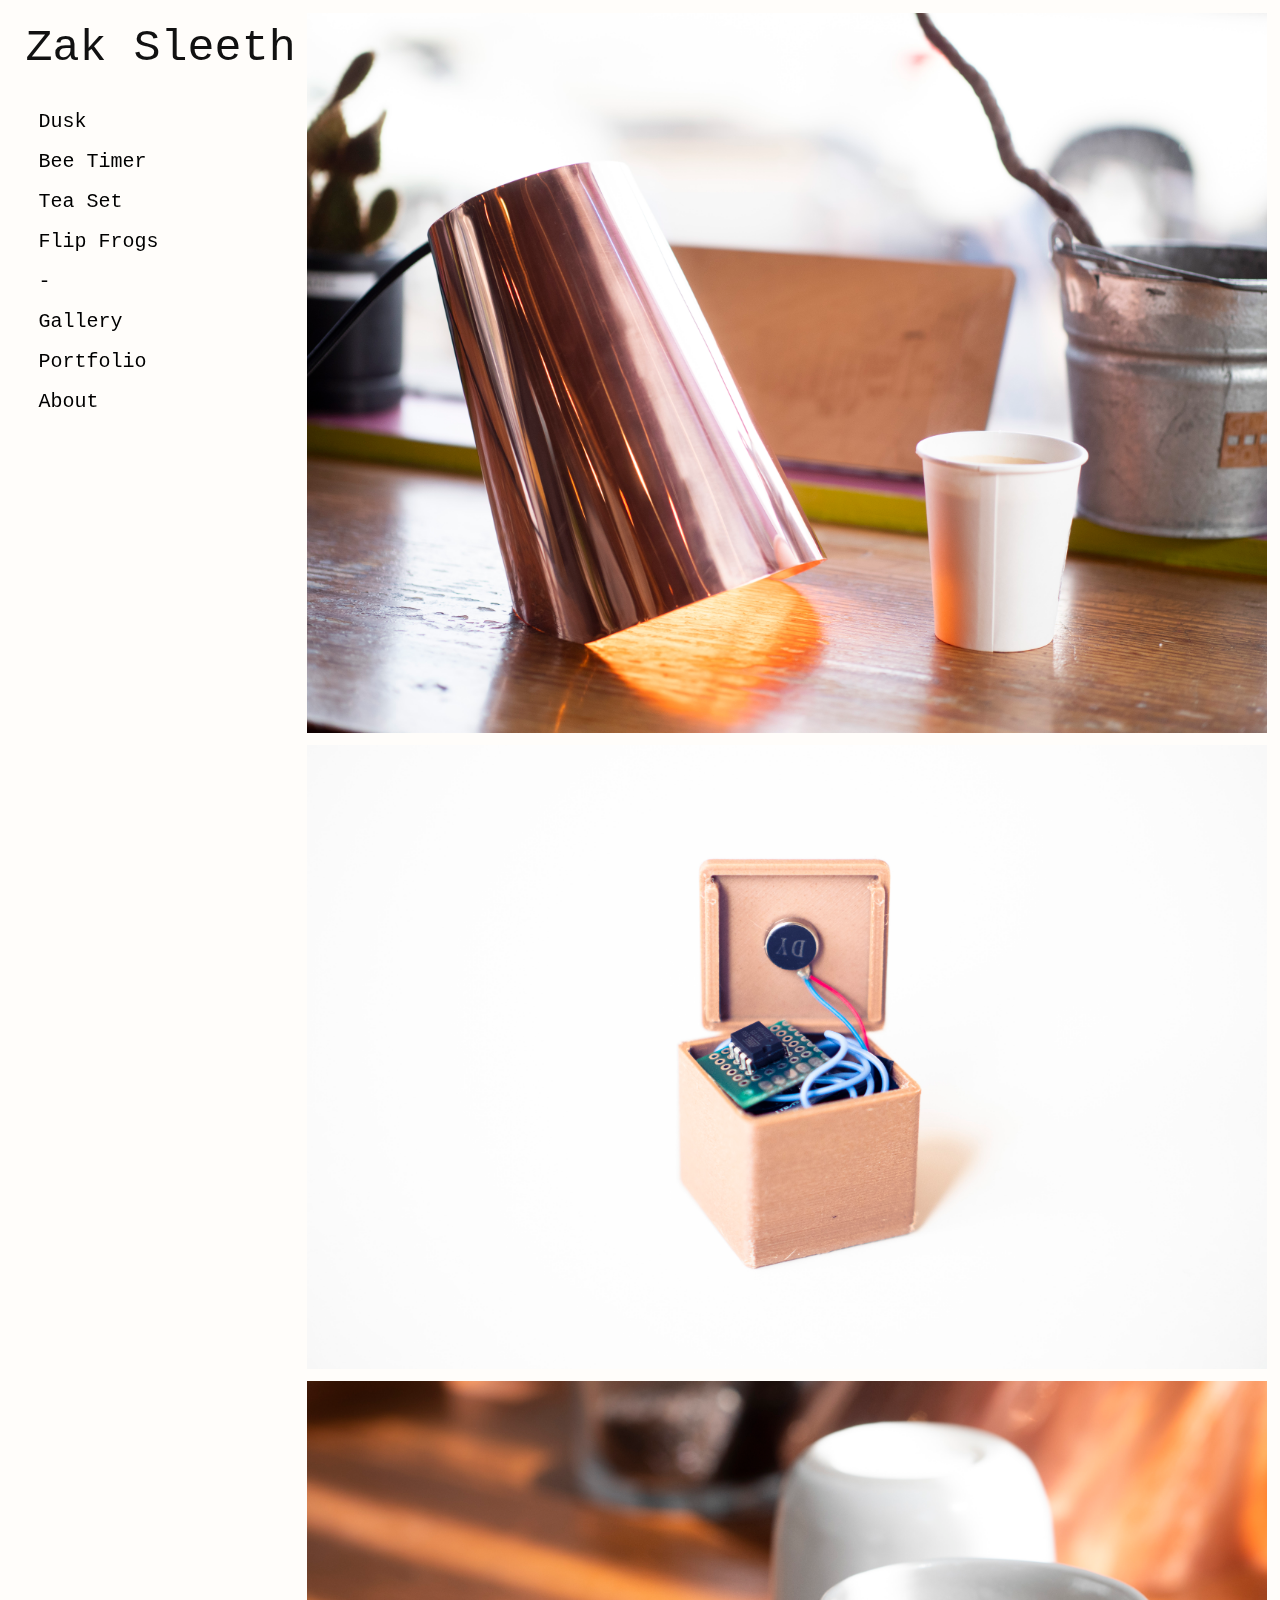
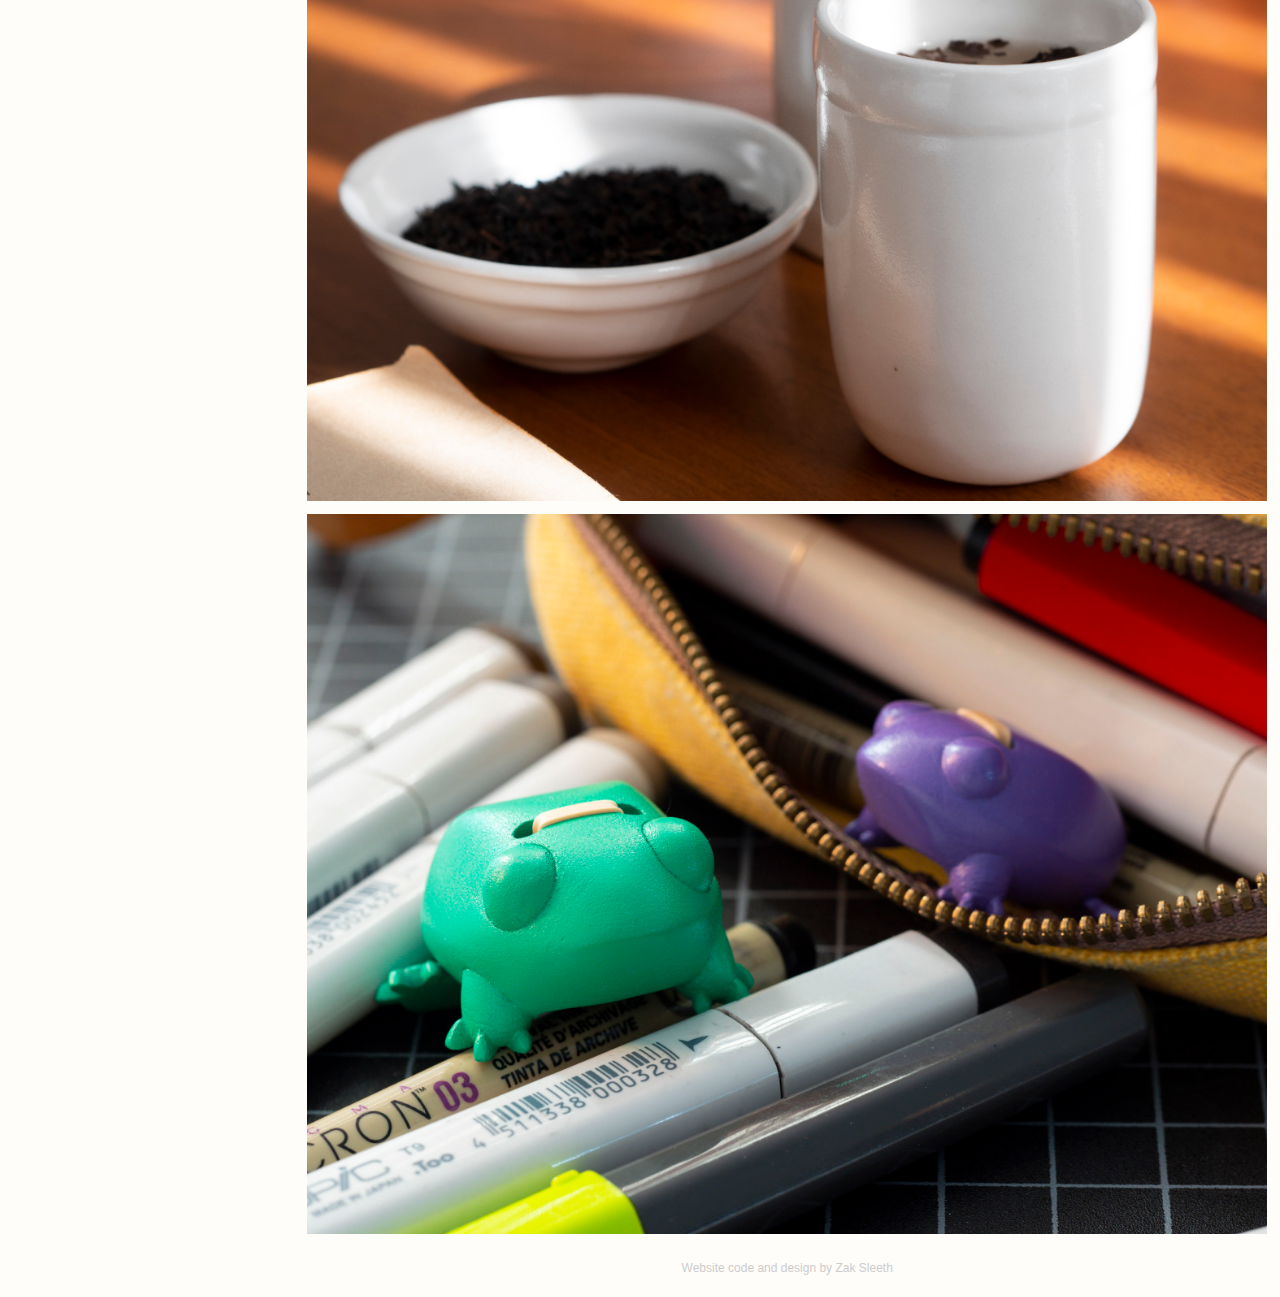
<file: rootfolder2/index.html>
<!DOCTYPE html>
<html>
  <head>
      <meta name="description" content="Portfolio" />
      <meta name="thumbnailpreview" property="og:title" content="Portfolio" />
      <meta property="og:type" content="Website" />
      <meta
        name="image"
        property="og:image"
        content="img/lamp1.jpg" />
      <meta name="description"
        property="og:description"
        content="thumbnail" />
      <meta
        name="author"
        content="Zak Sleeth" />
    <title>Zak Sleeth</title>
    <meta charset="UTF-8">
    <meta name="viewport" content="width=device-width, initial-scale=1.0">
    <link rel="stylesheet" href="style.css">
  </head>
  <body>
    <header>
      <nav>
        <div class="navigation">
          <a a href="index.html" class="header-brand">Zak Sleeth</a>
          <ul>
            <!--<li><a href="contact.html">Contact<a/></li>-->
            <li><a href="about.html">About & Contact<a/></li>
            <li><a href="index.html">Portfolio<a/></li>
          </ul>
      </div>
      </nav>
    </header>
    <div class="sidenav">
      <a href="index.html"><div class="ilink"></div></a>
      <a href="index.html" class="title">Zak Sleeth</a>
      <ul class="sidemenu">
        <li><a href="dusk.html" class="active">Dusk</a></link>
        <li><a href="timer.html">Bee Timer</a></link>
        <!--<li><a href="sharpener.html">Onigiri Sharpener</a></link>-->
        <li><a href="cup.html">Tea Set</a></link>
        <li><a href="toy.html">Flip Frogs</a></link>
        <li><a href="index.html" class="active">-</a></link>
        <li><a href="index.html" class="active">Gallery</a></link>
        <li><a href="index.html" class="active">Portfolio</a></link>
        <li><a href="about.html" class="active">About</a></link>
      </ul>
    </div>
    <main class="home">
        <div class="index-links">
              <a href="dusk.html"><img class="img-m" src="img/lamp1.jpg" alt="watering can"></a>
              <h3><a href="dusk.html">Dusk</a></h3>
        </div>
        <div class="index-links">
              <a href="timer.html"><img class="img-m" src="img/b4.jpg" alt="watering can"></a>
              <h3><a href="timer.html">Bee Timer</a></h3>
        </div>
      <!--  <div class="index-links">
              <a href="sharpener.html"><img class="img-m" src="img/spidse_1.jpg" alt="sharpener render"></a>
              <h3><a href="sharpener.html">Onigiri Sharpener</a></h3>
        </div>-->
        <div class="index-links">
              <a href="cup.html"><img class="img-m" src="img/Cups/t_1.jpg" alt="ceramic cup"></a>
              <h3><a href="cup.html">Tea Set</a></h3>
        </div>
        <div class="index-links">
              <a href="toy.html"><img class="img-m" src="img/frog.jpg" alt="rubber band toy"></a>
              <h3><a href="toy.html">Flip Frogs</a></h3>
        </div>
        <!--<div class="index-links">
              <a href="utensils.html"><img class="img-m" src="img/utensils.jpg" alt="utensils forks"></a>
              <h3>Utensils</h3>
        </div>-->
      <!--  <div class="index-links">
              <a href="watercan.html"><img class="img-m" src="img/watercan.jpeg" alt="watering can"></a>
              <h3><a href="Watercan.html">Ergonomic Watering Can</a></h3>
        </div>-->

  </main>
  </body>
  <footer class="footer-box"><p>Website code and design by Zak Sleeth</p></footer>
</html>
</file>
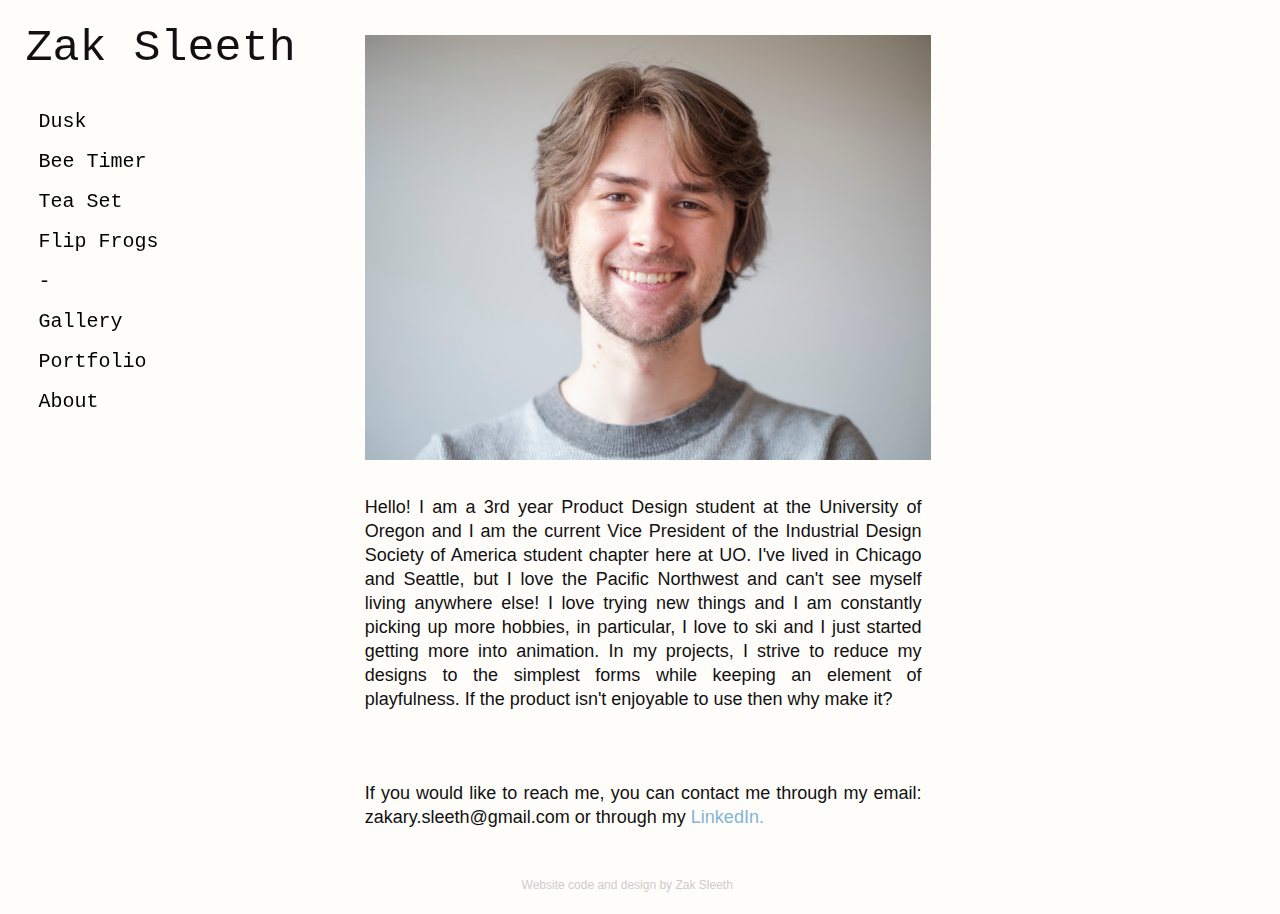
<file: rootfolder2/about.html>
<!DOCTYPE html>
<html>
  <head>
    <title>Zak Sleeth</title>
    <meta charset="UTF-8">
    <meta name="viewport" content="width=device-width, initial-scale=1.0">
    <link rel="stylesheet" href="style.css">
  </head>
  <body>
    <header>
      <nav>
        <div class="aboutnav">
          <a a href="index.html" class="header-brand">Zak Sleeth</a>
          <ul>
            <!--<li><a href="contact.html">Contact<a/></li>-->
            <li><a href="index.html">Portfolio<a/></li>
          </ul>
        </div>
        </nav>
    </header>
    <div class="sidenav">
      <a href="index.html"><div class="ilink"></div></a>
      <a href="index.html" class="title">Zak Sleeth</a>
      <ul class="sidemenu">
        <li><a href="dusk.html" class="active">Dusk</a></link>
        <li><a href="timer.html">Bee Timer</a></link>
        <!--<li><a href="sharpener.html">Onigiri Sharpener</a></link>-->
        <li><a href="cup.html">Tea Set</a></link>
        <li><a href="toy.html">Flip Frogs</a></link>
        <li><a href="index.html" class="active">-</a></link>
        <li><a href="index.html" class="active">Gallery</a></link>
        <li><a href="index.html" class="active">Portfolio</a></link>
        <li><a href="about.html" class="active">About</a></link>
      </ul>
    </div>
  <main>
    <div class="index-links">
      <img class="img-headshot" src="img/headshot_4.jpg" alt="sharpener render">
      <article class="img-info">
        <!--<h2>Yay!</h2>-->
        <p>Hello! I am a 3rd year Product Design student at the University of Oregon and I am the current Vice President of the Industrial Design Society of America student chapter here at UO. I've lived in Chicago and Seattle, but I love the Pacific Northwest and can't see myself living anywhere else! I love trying new things and I am constantly picking up more hobbies, in particular, I love to ski and I just started getting more into animation. In my projects, I strive to reduce my designs to the simplest forms while keeping an element of playfulness. If the product isn't enjoyable to use then why make it?</p><p>If you would like to reach me, you can contact me through my email: zakary.sleeth@gmail.com or through my <a class="link" href="https://www.linkedin.com/in/zaksleeth">LinkedIn.</a></p>
      </article>
    </div>
  </main>
  </body>
  <footer class="footer-boxa"><p>Website code and design by Zak Sleeth</p></footer>
</html>
</file>
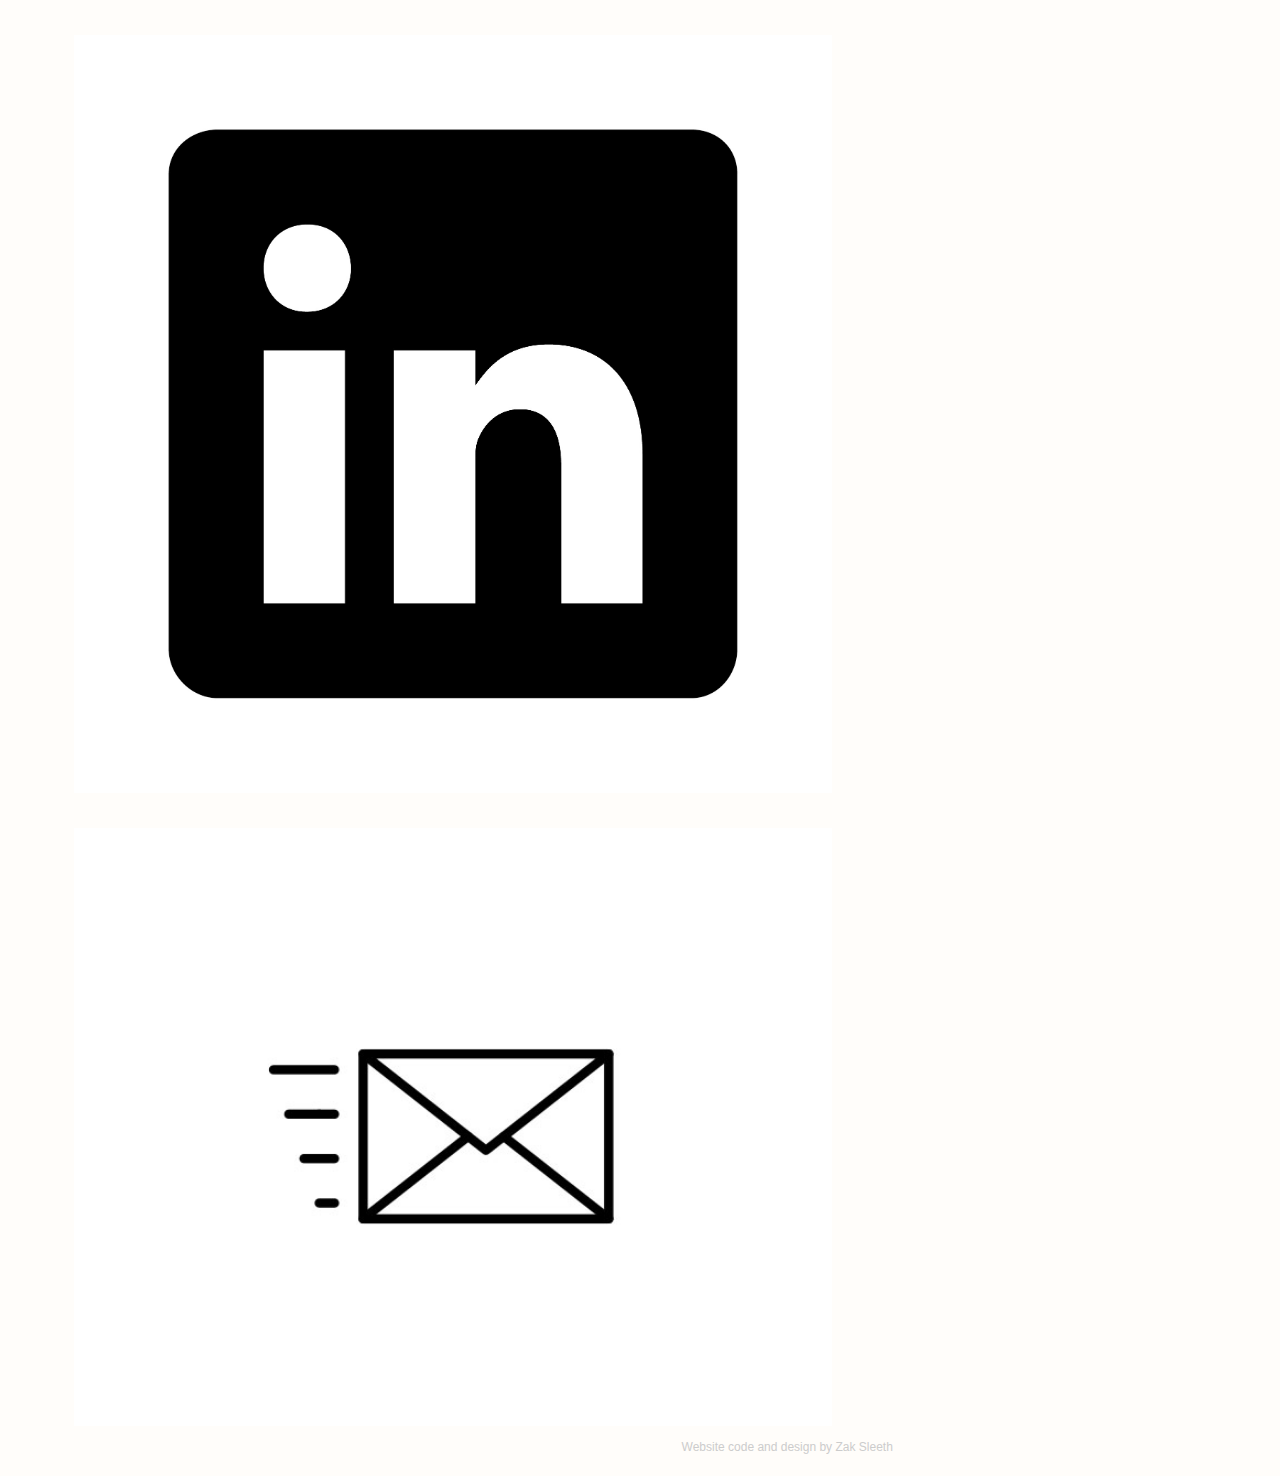
<file: rootfolder2/contact.html>
<!DOCTYPE html>
<html>
  <head>
    <title>Zak Sleeth</title>
    <meta charset="UTF-8">
    <meta name="viewport" content="width=device-width, initial-scale=1.0">
    <link rel="stylesheet" href="style.css">
  </head>
  <body>
    <header>
      <nav>
        <a a href="index.html" class="header-brand">Zak Sleeth</a>
        <ul>
          <li><a href="contact.html">Contact<a/></li>
          <li><a href="about.html">About<a/></li>
          <li><a href="index.html">Portfolio<a/></li>
        </ul>
      </nav>
    </header>
  <main>
    <div class="contact-links">
      <img class="img-headshot" src="img/li.jpg" alt="sharpener render">
      <img class="img-headshot" src="img/mail.jpg" alt="sharpener render">
      <article class="img-info">
      </article>
    </div>
  </main>
  </body>
  <footer class="footer-box"><p>Website code and design by Zak Sleeth</p></footer>
</html>
</file>
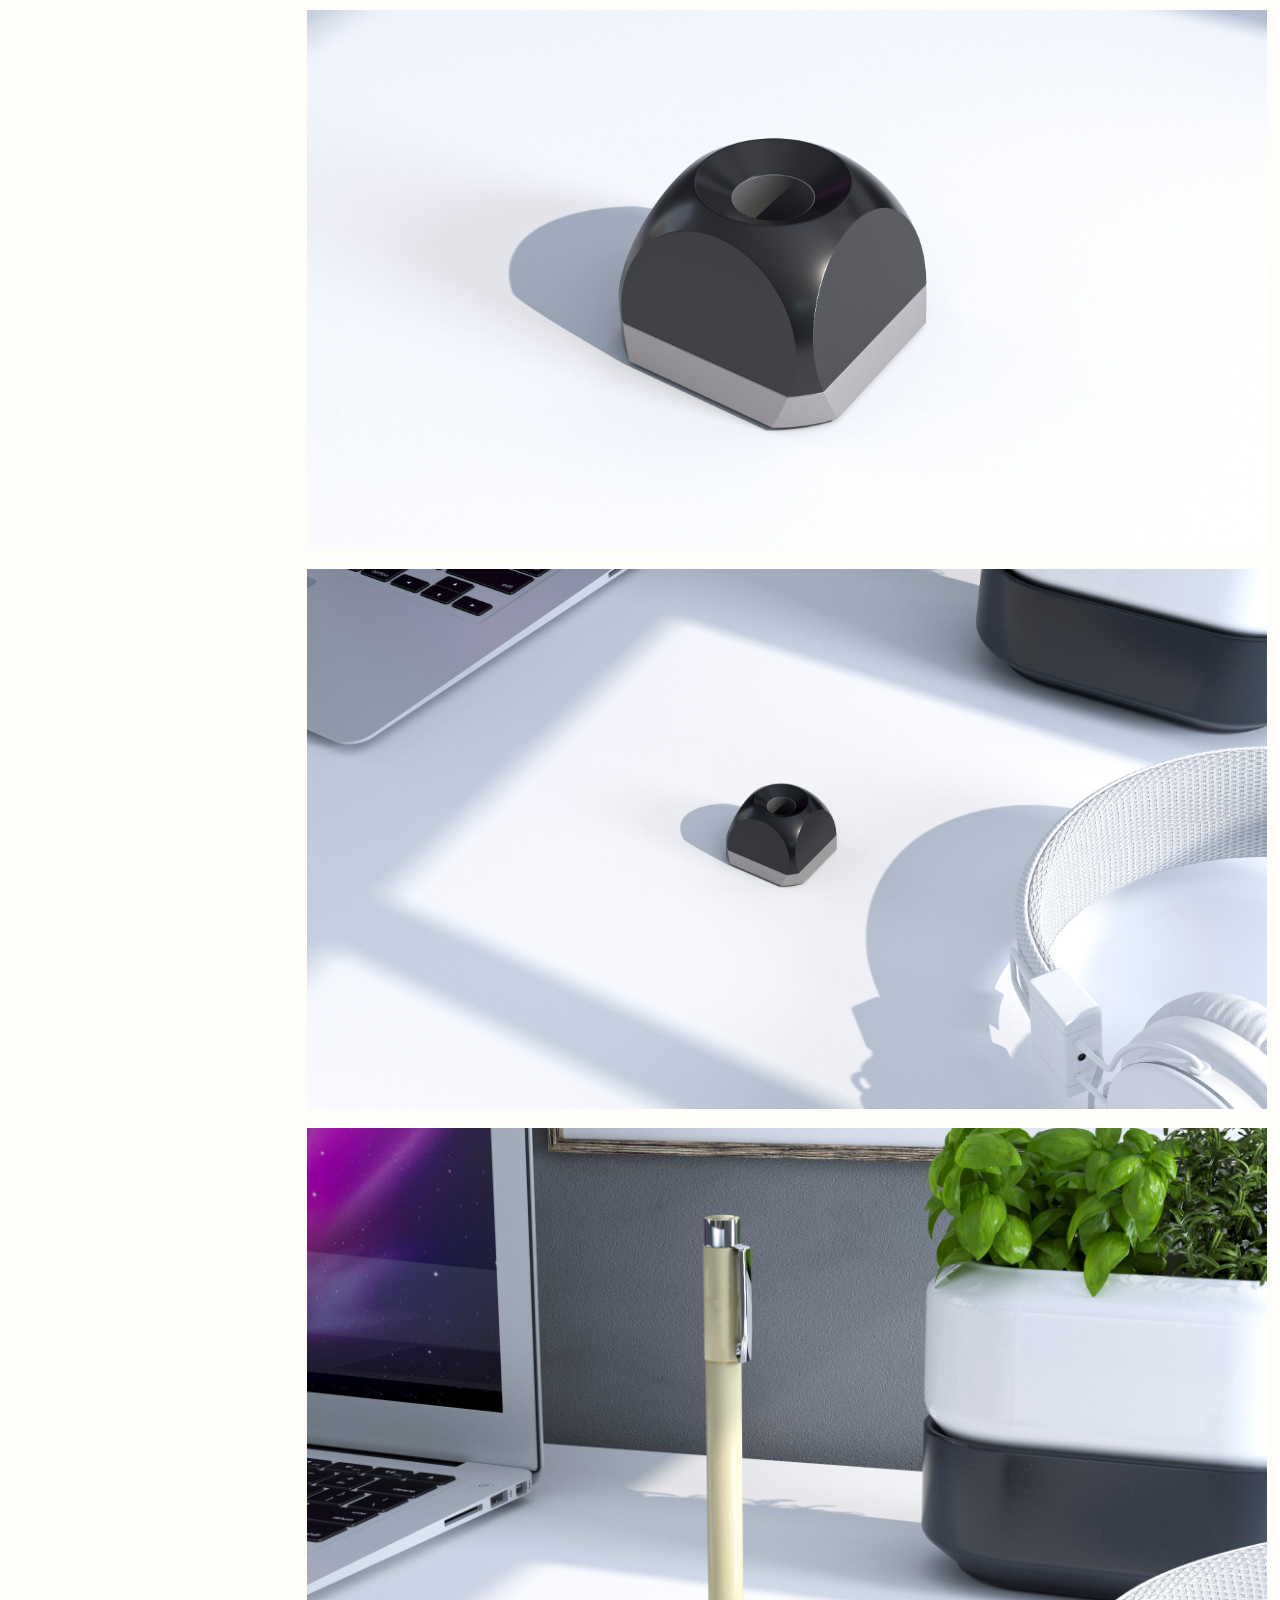
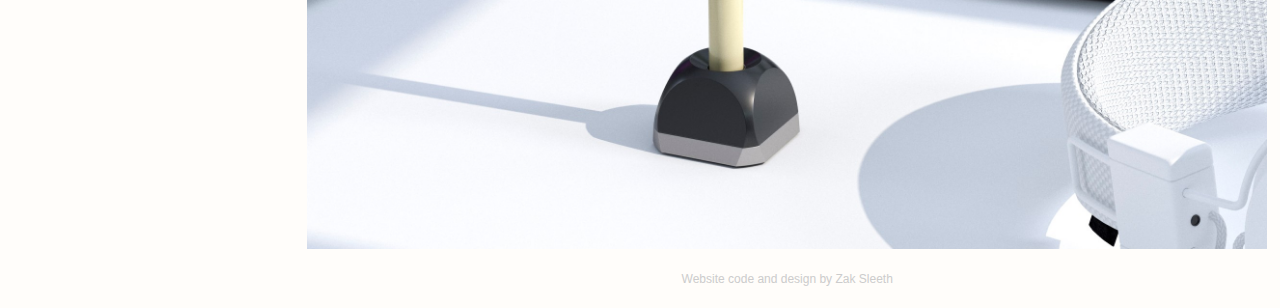
<file: rootfolder2/penholder.html>
<!DOCTYPE html>
<html>
  <head>
    <title>Zak Sleeth</title>
    <meta charset="UTF-8">
    <meta name="viewport" content="width=device-width, initial-scale=1.0">
    <link rel="stylesheet" href="style.css">
  </head>
  <body>
    <header>
      <nav>
        <a a href="index.html" class="header-brand">Zak Sleeth</a>
        <ul>
          <!--<li><a href="contact.html">Contact<a/></li>-->
          <li><a href="about.html">About & Contact<a/></li>
          <li><a href="index.html">Portfolio<a/></li>
        </ul>
      </nav>
    </header>
    <main>
        <div class="index-links">
          <img class="img-1" src="img/penholder/ph.jpg" alt="sharpener render">
          <img class="img-1" src="img/penholder/ph2.jpg" alt="sharpener render">
          <img class="img-1" src="img/penholder/ph1.jpg" alt="sharpener render">
        </div>
  </main>
  </body>
  <footer class="footer-box"><p>Website code and design by Zak Sleeth</p></footer>
</html>
</file>
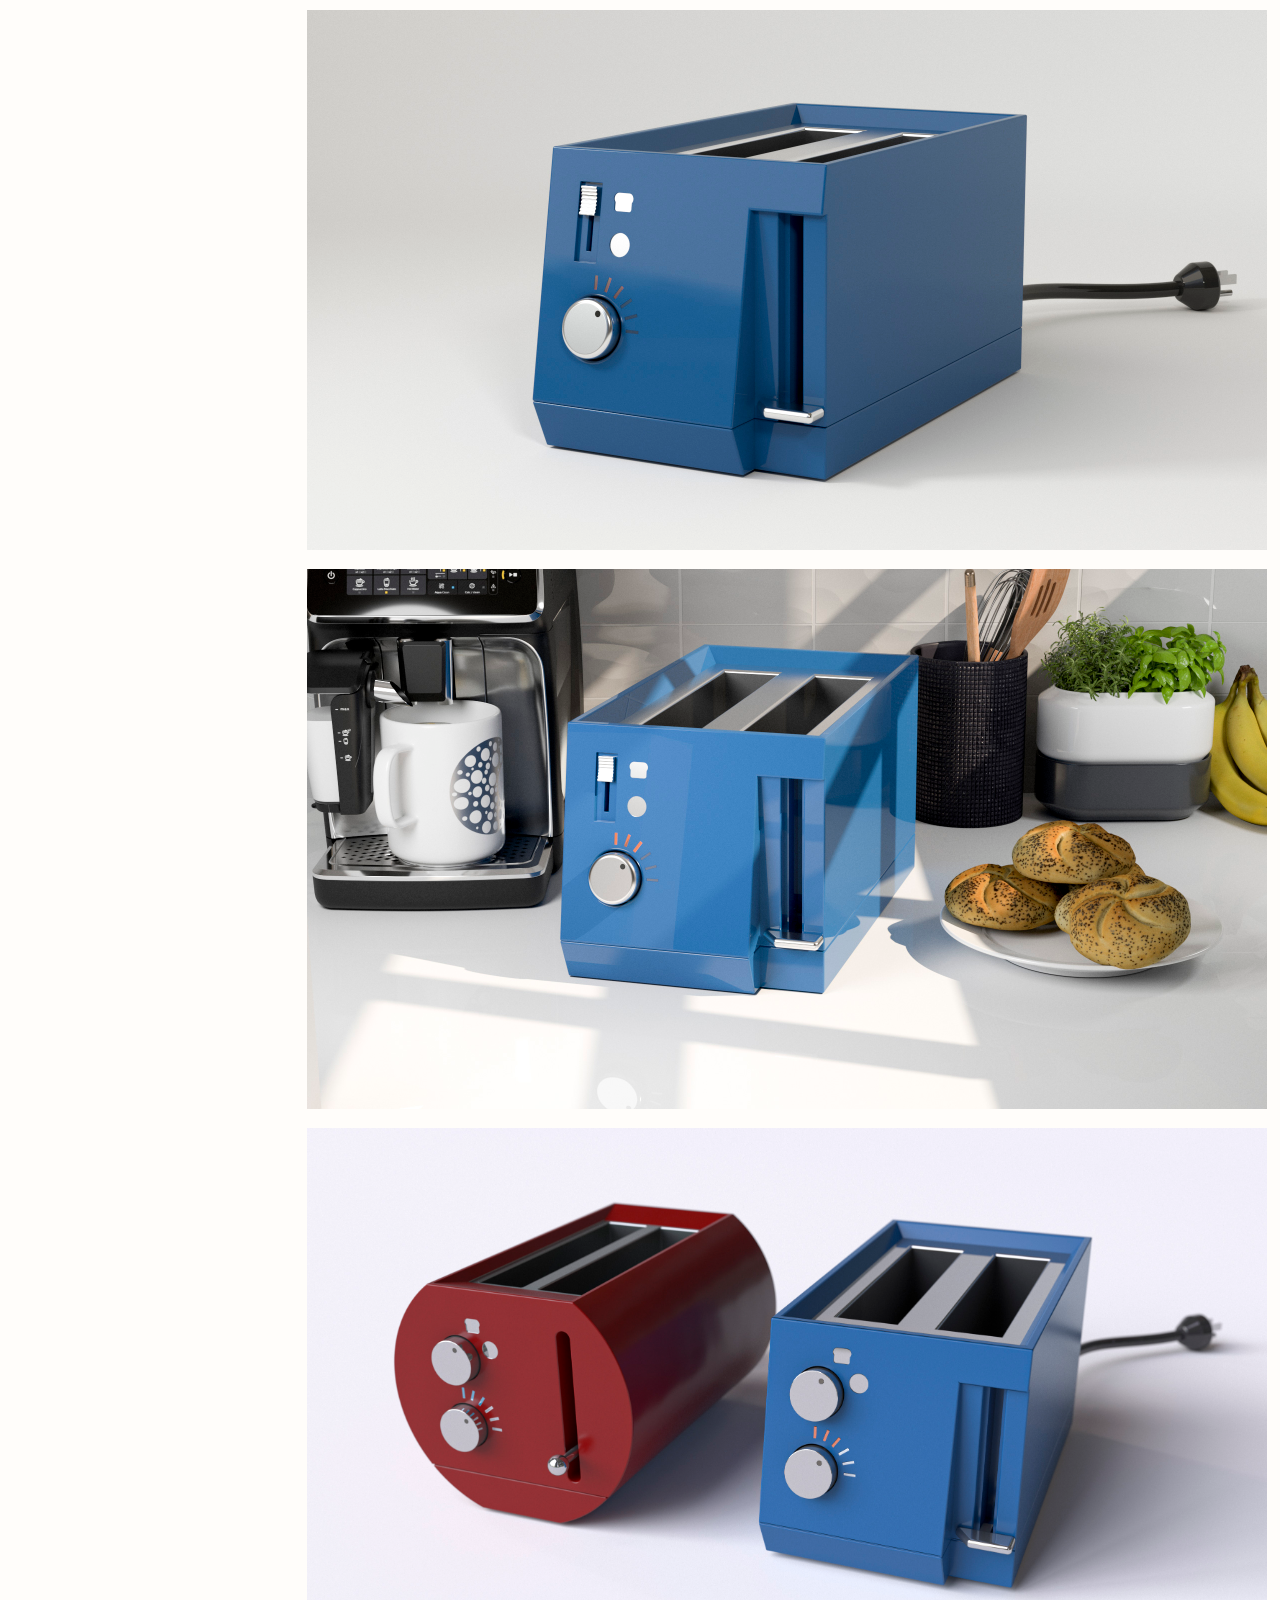
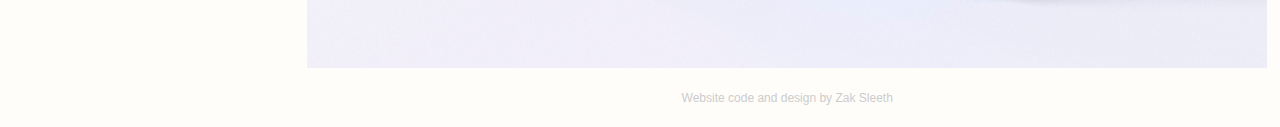
<file: rootfolder2/toaster.html>
<!DOCTYPE html>
<html>
  <head>
    <title>Zak Sleeth</title>
    <meta charset="UTF-8">
    <meta name="viewport" content="width=device-width, initial-scale=1.0">
    <link rel="stylesheet" href="style.css">
  </head>
  <body>
    <header>
      <nav>
        <a a href="index.html" class="header-brand">Zak Sleeth</a>
        <ul>
          <!--<li><a href="contact.html">Contact<a/></li>-->
          <li><a href="about.html">About & Contact<a/></li>
          <li><a href="index.html">Portfolio<a/></li>
        </ul>
      </nav>
    </header>
    <main>
        <div class="index-links">
          <img class="img-1" src="img/toaster/t1.jpg" alt="sharpener render">
          <img class="img-1" src="img/toaster/t2.jpg" alt="sharpener render">
          <img class="img-1" src="img/toaster/t3.jpg" alt="sharpener render">
        </div>
  </main>
  </body>
  <footer class="footer-box"><p>Website code and design by Zak Sleeth</p></footer>
</html>
</file>
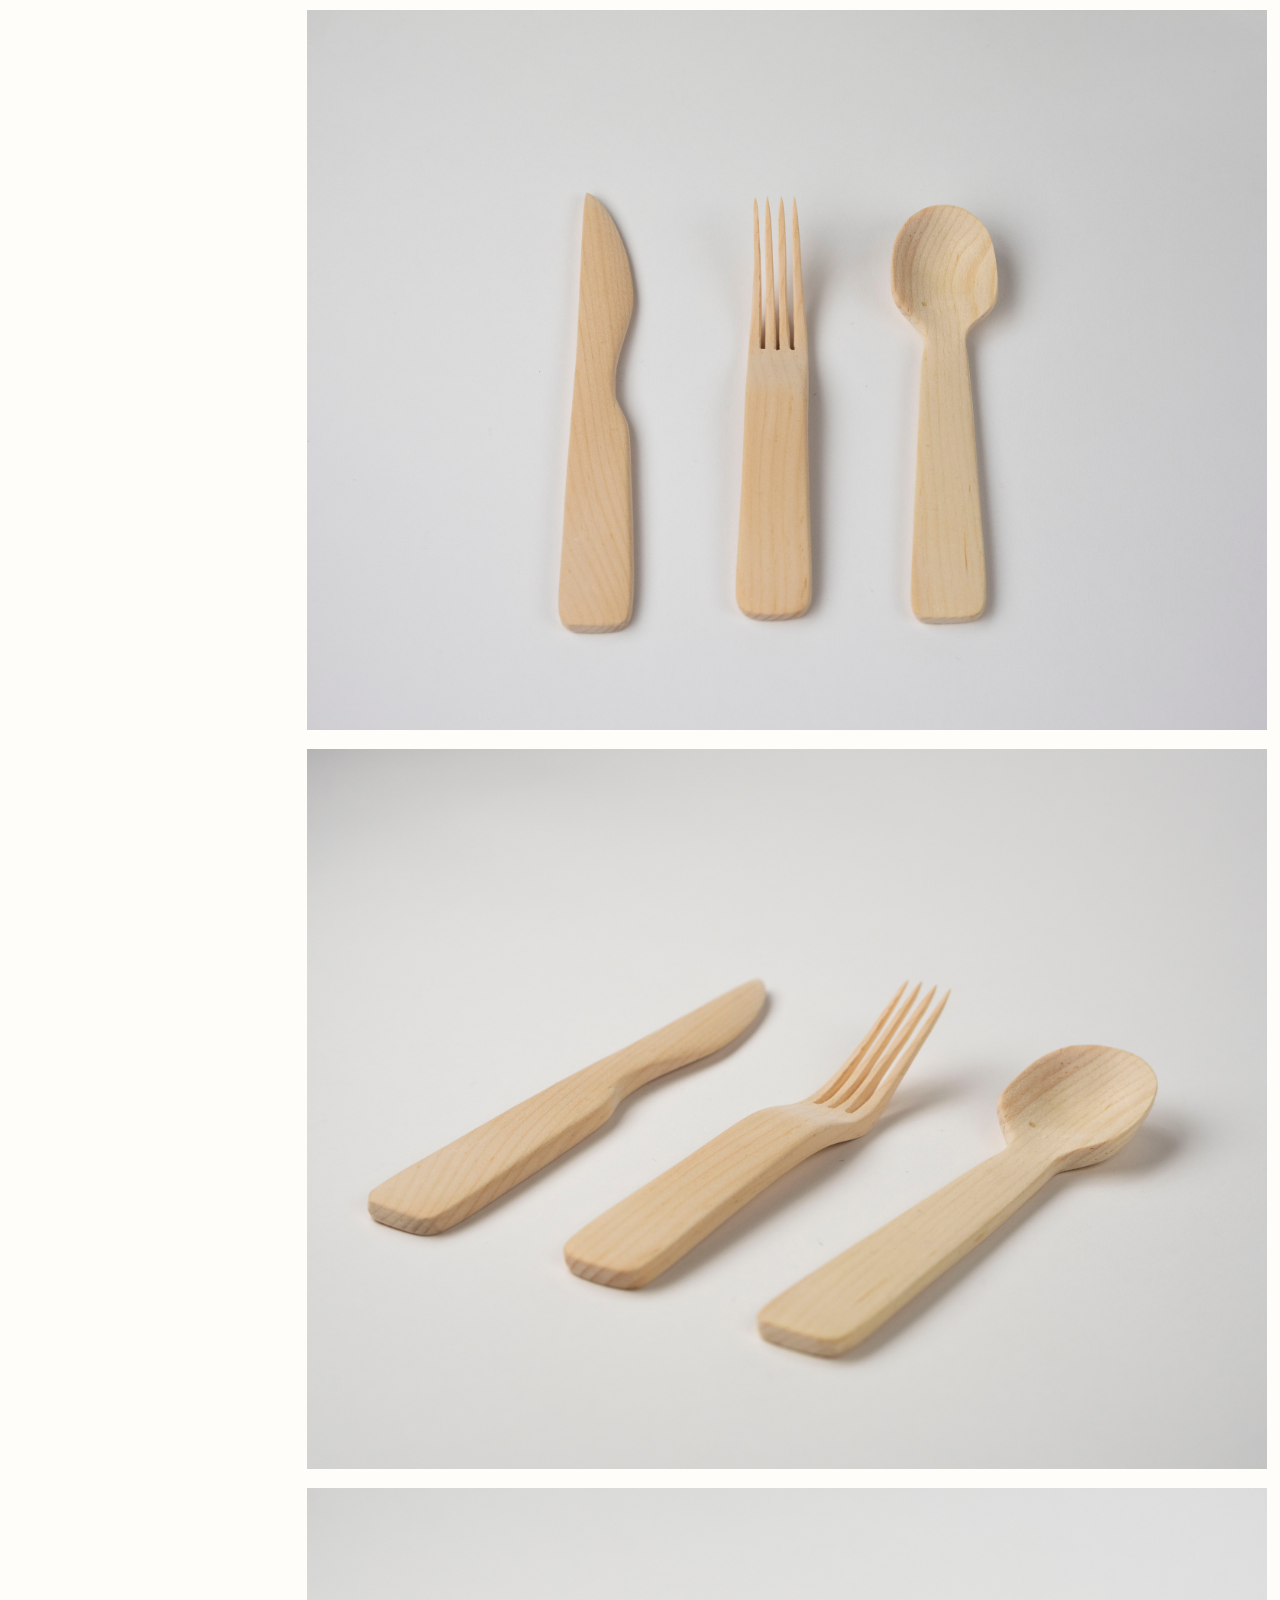
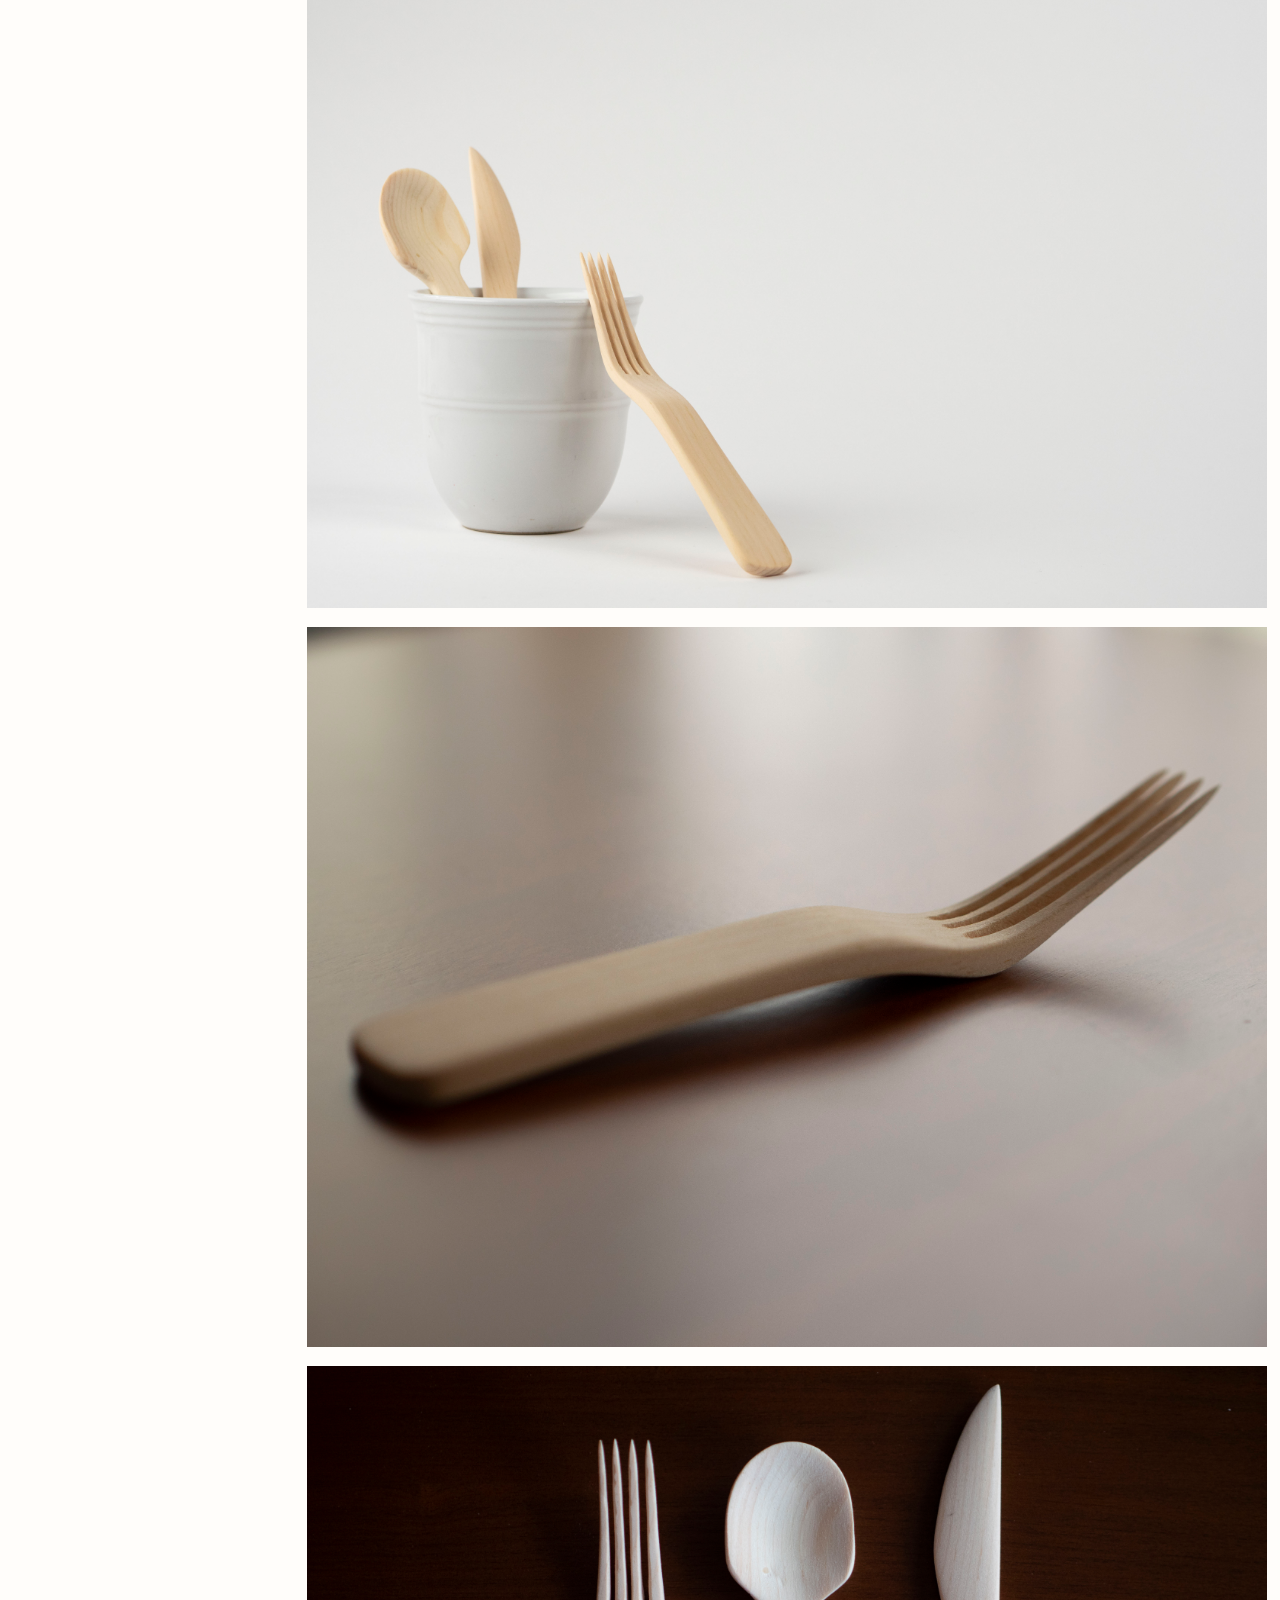
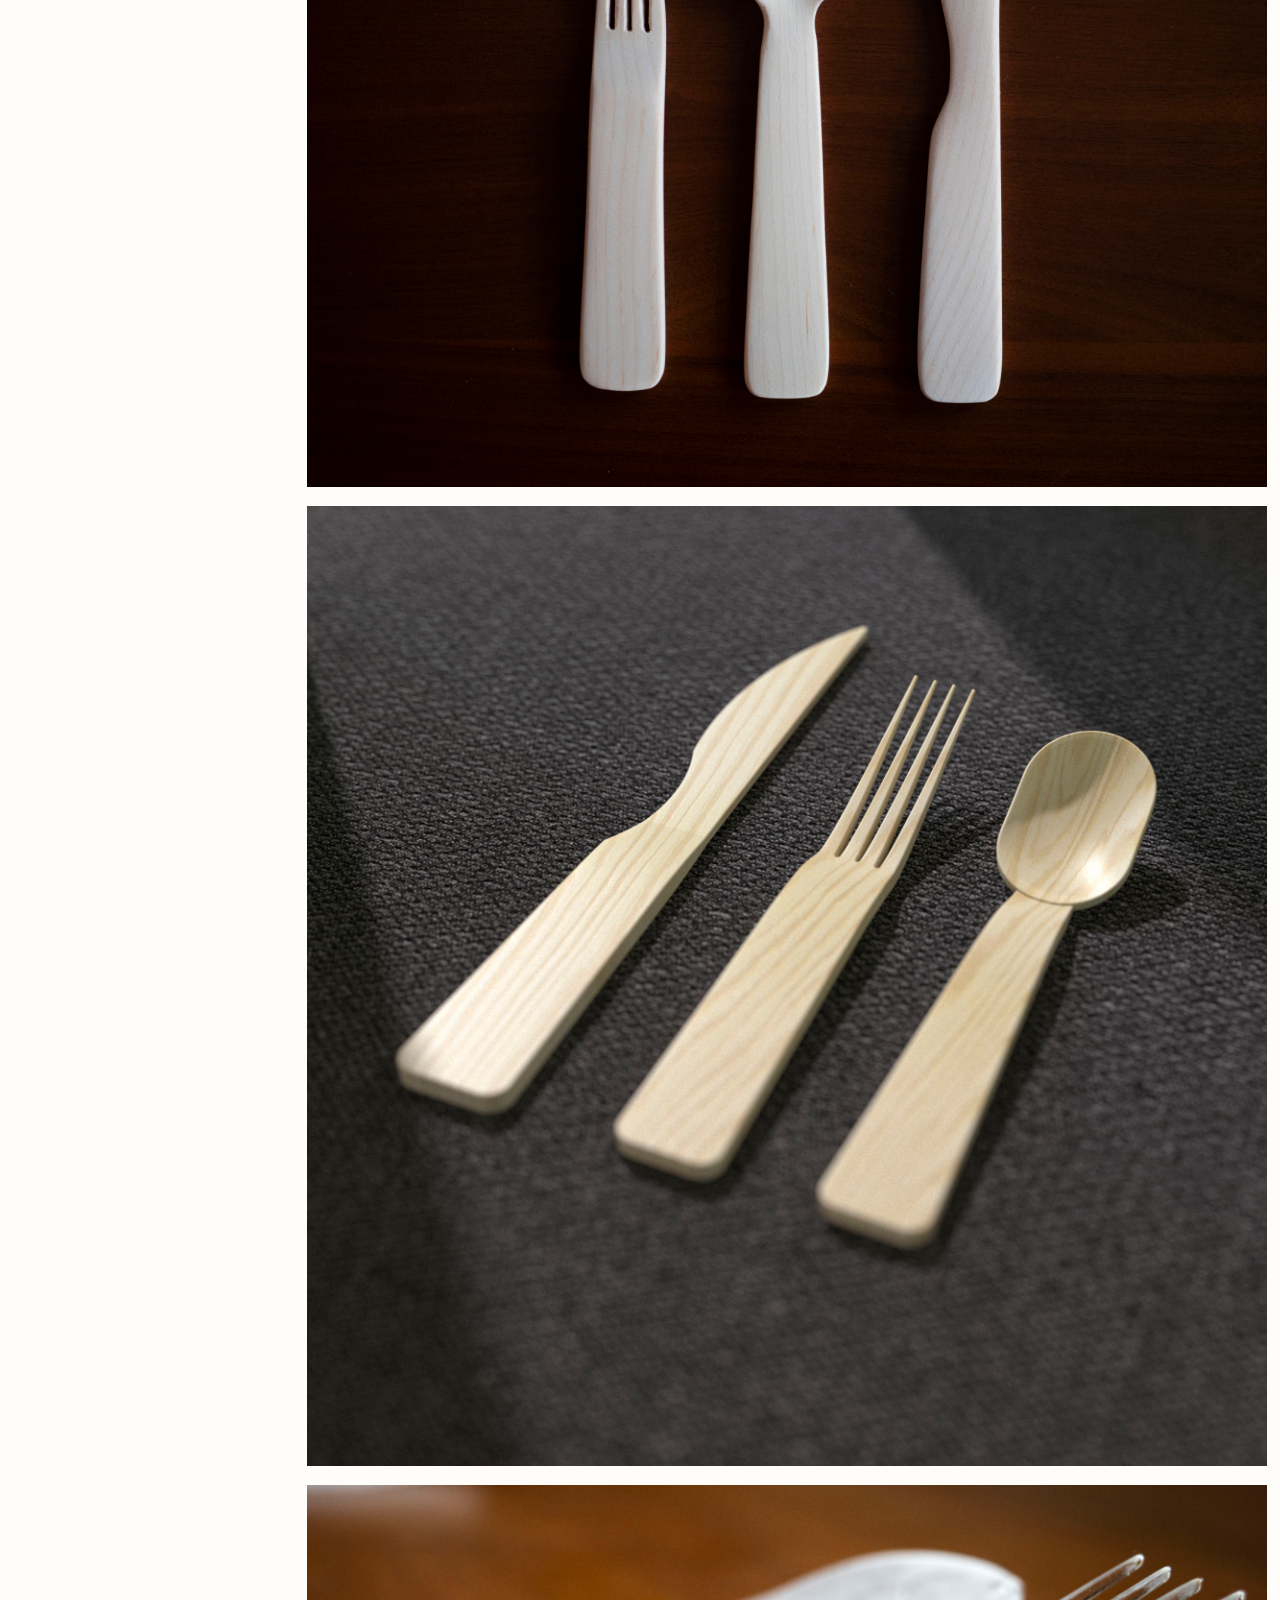
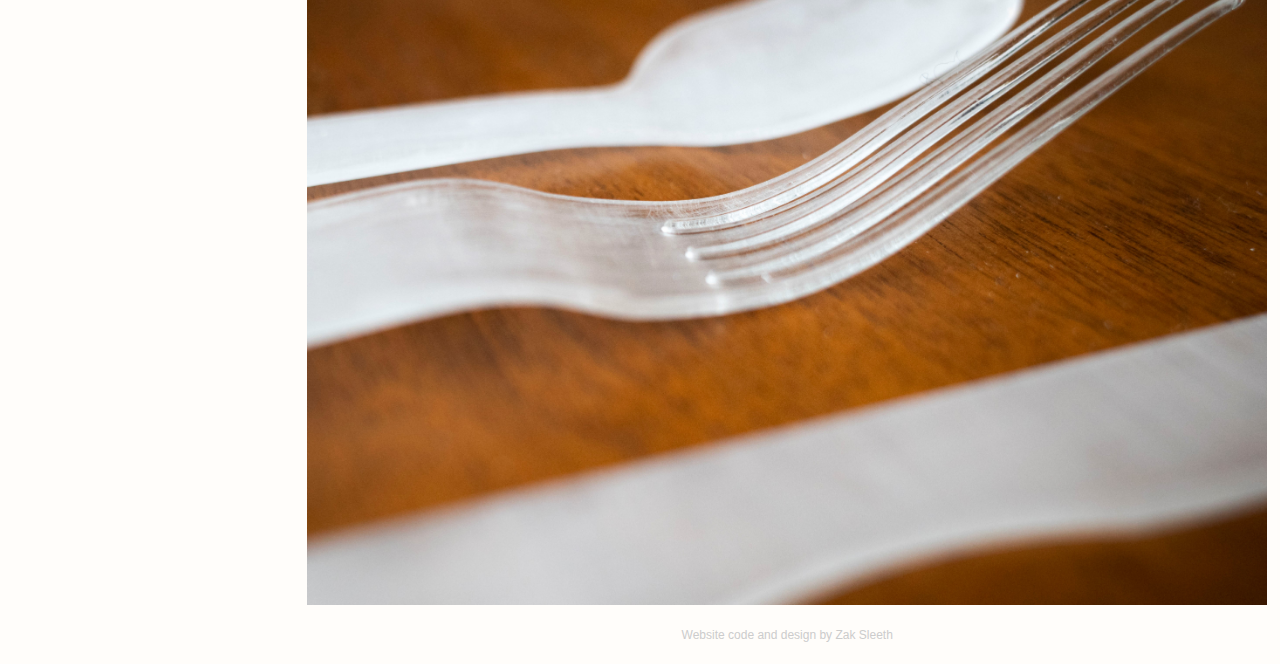
<file: rootfolder2/utensils.html>
<!DOCTYPE html>
<html>
  <head>
    <title>Zak Sleeth</title>
    <meta charset="UTF-8">
    <meta name="viewport" content="width=device-width, initial-scale=1.0">
    <link rel="stylesheet" href="style.css">
  </head>
  <body>
    <header>
      <nav>
        <a a href="index.html" class="header-brand">Zak Sleeth</a>
        <ul>
          <!--<li><a href="contact.html">Contact<a/></li>-->
          <li><a href="about.html">About & Contact<a/></li>
          <li><a href="index.html">Portfolio<a/></li>
        </ul>
      </nav>
    </header>
    <main>
        <div class="index-links">
          <img class="img-1" src="img/Utensils/u.jpg" alt="sharpener render">
          <img class="img-1" src="img/Utensils/u1.jpg" alt="sharpener render">
          <img class="img-1" src="img/Utensils/u3.jpg" alt="sharpener render">
          <img class="img-1" src="img/Utensils/u4.jpg" alt="sharpener render">
          <img class="img-1" src="img/Utensils/u5.jpg" alt="sharpener render">
          <img class="img-1" src="img/Utensils/u6.jpg" alt="sharpener render">
          <img class="img-1" src="img/Utensils/u7.jpg" alt="sharpener render">
        </div>
  </main>
  </body>
  <footer class="footer-box"><p>Website code and design by Zak Sleeth</p></footer>
</html>
</file>
<file: rootfolder2/style.css>
html, body, div, span, object, iframe,
h1, h2, h3, h4, h5, h6, p, blockquote, pre,
abbr, address, cite, code,
del, dfn, em, img, ins, kbd, q, samp,
small, strong, sub, sup, var,
b, i,
dl, dt, dd, ol, ul, li,
fieldset, form, label, legend,
table, caption, tbody, tfoot, thead, tr, th, td,
article, aside, canvas, details, figcaption, figure,
footer, header, hgroup, menu, nav, section, summary,
time, mark, audio, video {
    margin:0;
    padding:0;
    border:0;
    outline:0;
    font-size:100%;
    vertical-align:baseline;
    background:transparent;
}
body {
    line-height:1;
}
article,aside,details,figcaption,figure,
footer,header,hgroup,menu,nav,section {
    display:block;
}
nav ul {
    list-style:none;
}
blockquote, q {
    quotes:none;
}
blockquote:before, blockquote:after,
q:before, q:after {
    content:'';
    content:none;
}
a {
    margin:0;
    padding:0;
    font-size:100%;
    vertical-align:baseline;
    background:transparent;
}
/* change colours to suit your needs */
ins {
    background-color:#ff9;
    color:#000;
    text-decoration:none;
}
/* change colours to suit your needs */
mark {
    background-color:#ff9;
    color:#000;
    font-style:italic;
    font-weight:bold;
}
del {
    text-decoration: line-through;
}
abbr[title], dfn[title] {
    border-bottom:1px dotted;
    cursor:help;
}
table {
    border-collapse:collapse;
    border-spacing:0;
}
/* change border colour to suit your needs */
hr {
    display:block;
    height:1px;
    border:0;
    border-top:1px solid #cccccc;
    margin:1em 0;
    padding:0;
}
input, select {
    vertical-align:middle;
}

/* My code*/

*{
  text-decoration: none;
}
body{
  background-color:#FFFDFA;
}
header{
  background-color:#FFFDFA;
  width: 100%;
  height: 50px;

}
header .header-brand{
  font-family:Trebuchet MS, bahnschrift, helvetica neue, helvetica, Arial;
  font-size: 24px;
  font-weight: 999;
  color: #111;
  display: inline-block;
  text-align: left;
  margin-left: 15px;
  margin-top: 20px;
  float:left;
}

header nav ul{
  display: contents;
  margin: 0px auto;
  width: fit-content;

}
header nav ul li{
  display: inline-block;
  float: right;
  list-style: none;
  margin-right:15px;
  margin-top: 25px;
}
header nav ul li a{
  font-family:Trebuchet MS, bahnschrift, helvetica neue, helvetica, Arial;
  font-size: 16px;
  font-weight: 600;
  color: #111;
}
.home{
  padding-top: 1%;
}
.index-links{
  margin:0 auto ;
  width: calc(100% - 30px);
  height: 100%;
}
.img-m{
  width: 100%;
  margin-bottom: 1%;
}
.img-1{
  margin:0 auto ;
  width: 100%;
  height: 100%;
  padding-bottom: 1%;
  padding-top: 1%;
}
.img-headshot{
  margin:0 auto ;
  width: 100%;
  height: 100%;
}
.img-info h2 {
  padding: 0px 10px 20px;
  font-family:Trebuchet MS, bahnschrift, helvetica neue, helvetica, Arial;
  font-size: 20px;
  color: #111;
  line-height: 44px;
}
.img-info p {
  font-family:Trebuchet MS, bahnschrift, helvetica neue, helvetica, Arial;
  font-size: 20px;
  color: #111;
  line-height: 24px;
  text-align: left;
  display: block;
  width: 100%;
  padding-top: 35px;
  font-weight: 300!important;
}

.link{
  color: #81B5D4;
}

.sidenav{
  display: none;
}
.sidemenu{
  display: none;
}
h3{
  display: none;
}
footer{
  display: none;
}
@media only screen and (min-width: 1000px){
  .aboutnav{
    width: 60%;
    margin-left: 20%;
  }
  .index-links{
      width: 75%;
      height: 100%;
      position: relative;
      margin-left: 24%;
  }
  .img-m:hover{
    -webkit-transition: all 500ms ease;
    -moz-transition: all 500ms ease;
    -ms-transition: all 500ms ease;
    -o-transition: all 500ms ease;
    transition: all 500ms ease;
    opacity: .5;
  }
  a {
    color: black;
    text-decoration: none;
}
header{
  display: none;
  background-color:#eaeaea;
}
  header .header-brand{
    display: inline-block;
    text-align: left;
    margin-left: 24% ;
    margin-top: 20px;
    padding-left: 0px;
    display: none;
  }
  header nav ul{
    display: block;
    float: right;
    margin-right: 1%;
    padding-right: 0px;
    display: none;
  }
  header nav ul li{
    float: right;
    margin-right:0px;
    margin-top: 27px;
    padding-left: 15px;
    display: none;
  }
  header nav ul li a{
    font-family:Trebuchet MS, bahnschrift, helvetica neue, helvetica, Arial;
    font-size: 20px;
    font-weight: 600;
    color: #111;
    display: none;
  }
    .ilink{
      display: block;
      position: fixed;
      padding-top: 2%;
      padding-left: 2%;
      height: 5%;
      width: 15%;
      z-index: 1;

  }
    .title {
    display: block;
    position: fixed;
    padding-top: 2%;
    padding-left: 2%;
    height: 10%;
    font-weight: 400;
  }
  .title{
    font-family:consolas, Courier New, Trebuchet MS, bahnschrift, helvetica neue, helvetica, Arial;
    font-size: 45px;
    font-weight: 400;
    color: #111;
    text-align: left;
    padding-top: 2%;
    padding-left: 2%;
  }
  .grid {
    display: grid;
    grid-template-rows: 1fr 1fr;
    grid-template-columns: 1fr 1fr 1fr;
    grid-gap: 6px;

  }
  h2.gt{
    transform: translate(-5%, 280%);
    /*transform: translate(50%, 130%);
    width: 50%;*/
  }
  .grid > div {
    float: left;
    display:block;
    position: relative;
    font-family:consolas, Trebuchet MS, bahnschrift, helvetica neue, helvetica, Arial;
    text-align: center;
    font-size: 50px;
    float: left;
    height: 359px;
  }

  .duskt{
    display:block;
    position: relative;
    width: 20%;
    font-family:consolas, Trebuchet MS, bahnschrift, helvetica neue, helvetica, Arial;
    text-align: center;
    font-size: 50px;
    float: left;
    transform: translate(-5%, 230%);
  }
  .duskp{
    position: relative;
    display:block;
    width: 70%;
    margin-left: 20%;
    padding-top: 80%;
    padding-bottom: 3.8%;
  }
  .beet{
    display:block;
    position: relative;
    width: 20%;
    font-family:consolas, Trebuchet MS, bahnschrift, helvetica neue, helvetica, Arial;
    text-align: center;
    font-size: 50px;
    float: left;
    transform: translate(-5%, 180%);
  }
  .beep{
    position: relative;
    display:block;
    width: 70%;
    margin-left: 20%;
    padding-bottom: 3.8%;
    padding-top: 72%;
  }
  .teat{
    display:block;
    position: relative;
    width: 20%;
    font-family:consolas, Trebuchet MS, bahnschrift, helvetica neue, helvetica, Arial;
    text-align: center;
    font-size: 50px;
    float: left;
    transform: translate(-5%, 120%);
  }
  .teap{
    position: relative;
    display:block;
    width: 70%;
    margin-left: 20%;
    padding-bottom: 3.8%;
    padding-top: 80%;
  }
  .frogt{
    display:block;
    position: relative;
    width: 20%;
    font-family:consolas, Trebuchet MS, bahnschrift, helvetica neue, helvetica, Arial;
    text-align: center;
    font-size: 50px;
    float: left;
    transform: translate(-5%, 60%);
    line-height: 50px;
  }
  .frogp{
    position: relative;
    display:block;
    width: 70%;
    margin-left: 20%;
    padding-bottom: 3.8%;
    padding-top: 62%;
  }
  .rb{
    line-height: 40px;
  }
  .img-description {
    font-family:Trebuchet MS, bahnschrift, helvetica neue, helvetica, Arial;
    font-size: 20px;
    color: #111;
    text-align: left;
    line-height: 35px;
    text-align:justify;
  }
  .img-description p {
    font-family:Trebuchet MS, bahnschrift, helvetica neue, helvetica, Arial;
    font-size: 15px;
    color: #616161;
    font-weight: 300;
  }
  .sidenav{
    list-style-type: none;
    display: block;
    position: absolute;
    width: 20%;
    height: 100%;
  }
  .sidemenu{
    list-style-type: none;
    display: block;
    position: fixed;
    padding-left: 3%;
    padding-top: 8%;
    font-family: consolas, Courier New, Trebuchet MS, bahnschrift, helvetica neue, helvetica, Arial;
    font-size: 20px;
    font-weight: 400;
    color: #111;
    text-align: left;
  }
  .sidemenu a{
    line-height: 40px;
  }
  body{
    background-color:#FFFDFA;
  }
  .img-1{
    width:calc(100% ) ;
    float: left ;
    margin: 0px 0px ;

   }
  .img-headshot{
     width:calc(60% - 10px) ;
     padding-top: 35px;
     margin-right: 35% !important;
     display:block;
   }
   .img-info p {
     font-family:Trebuchet MS, bahnschrift, helvetica neue, helvetica, Arial;
     font-size: 18px;
     color: #111;
     line-height: 24px;
     width: 58% ;
     text-align: justify;
     display: block;
     padding-bottom: 35px;
     margin-left: 6%;

   }
   h3{
     font-family:consolas, Trebuchet MS, bahnschrift, helvetica neue, helvetica, Arial;
     font-size: 60px;
     font-weight: 999;
     color: #111;
     box-sizing: border-box;
     width: 20%;
     left: 40%;
     position: absolute;
     bottom: 50%;
     text-align: center;

   }
   h3{
     display: none;
   }
   .index-links:hover h3{
     display: block;
   }


footer.footer-boxa{
  display: inline-block;
  width:100%;
  height:20px;
  font-family:Trebuchet MS, bahnschrift, helvetica neue, helvetica, Arial;
  font-size: 12px;
  color: #cccccc;
  font-weight: 500;
  text-align: center;
  background-color:#FFFDFA;
  margin-bottom: 15px;
  margin-top: 15px;
  margin-right: 1%;
  float: right;
}
footer{
  display: inline-block;
  width:75%;
  height:20px;
  font-family:Trebuchet MS, bahnschrift, helvetica neue, helvetica, Arial;
  font-size: 12px;
  color: #cccccc;
  font-weight: 500;
  text-align: center;
  background-color:#FFFDFA;
  margin-bottom: 15px;
  margin-top: 15px;
  margin-right: 1%;
  float: right;
}
}
@media only screen and (max-width: 1000px){
  .img-description{
    display: none;
  }
}
</file>
